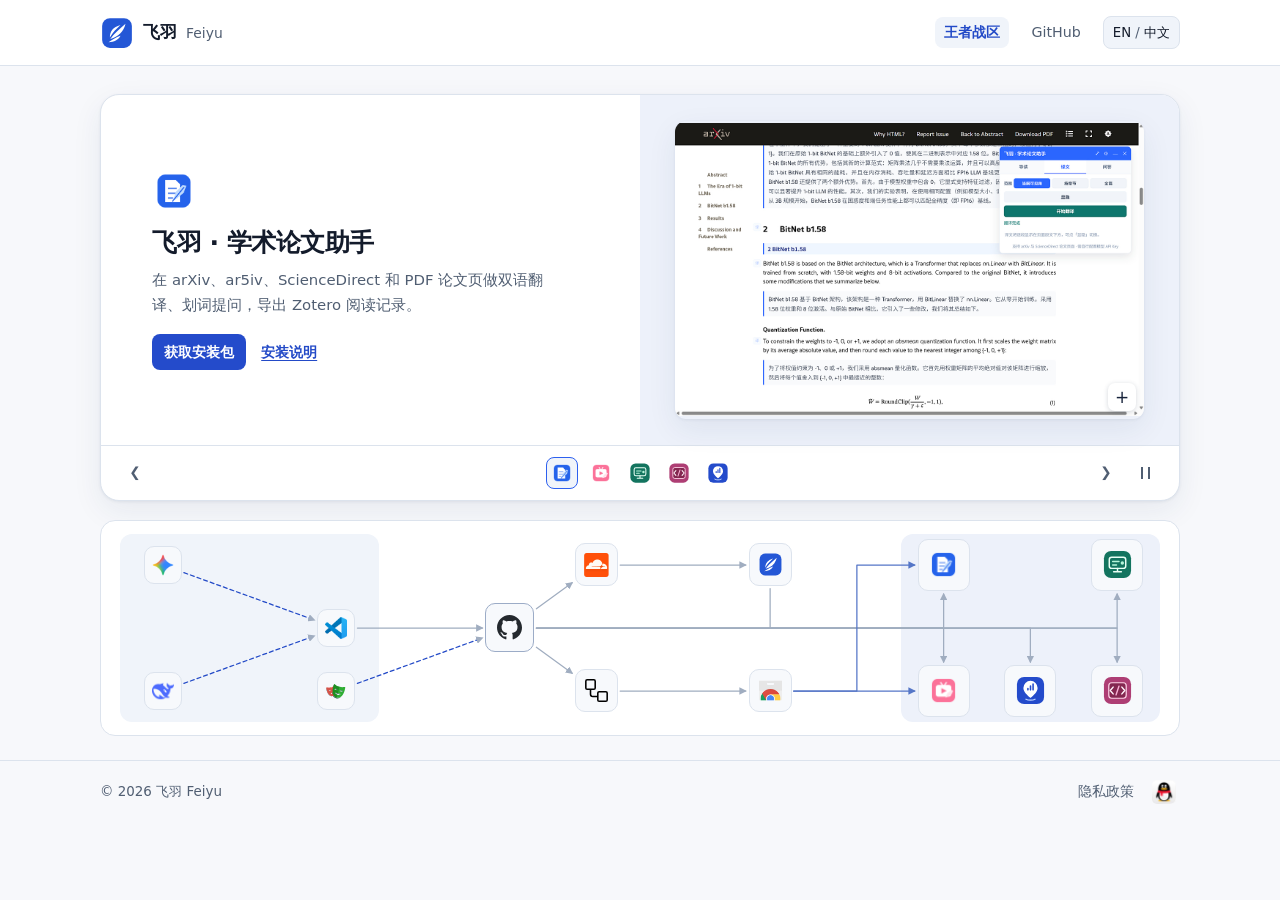
<file: index.html>
<!doctype html>
<html lang="zh-CN">
<head>
  <meta charset="utf-8">
  <meta name="viewport" content="width=device-width, initial-scale=1">
  <meta name="description" content="飞羽为论文阅读、B 站学习和 Windows 桌面提供轻量 AI 工具。">
  <link rel="icon" type="image/svg+xml" href="/favicon.svg">
  <link rel="stylesheet" href="/site.css?v=wzry-regions">
  <script src="/site.js?v=wzry-regions" defer></script>
  <title>飞羽 Feiyu</title>
</head>
<body>
  <header class="site-header">
    <div class="shell header-inner">
      <a class="brand" href="/" aria-label="飞羽 Feiyu">
        <img src="/favicon.svg" width="34" height="34" alt="">
        <span>飞羽 <span class="brand-latin">Feiyu</span></span>
      </a>
      <nav aria-label="主导航" data-en-label="Main navigation">
        <a class="header-wzry" href="/tools/wzry/" data-en="Honor of Kings">王者战区</a>
        <a class="header-github" href="https://github.com/yangfei-c/feiyu-site" target="_blank" rel="noopener">GitHub</a>
        <button class="language" type="button" id="language" aria-label="Switch to English" hidden>EN <span aria-hidden="true">/</span> 中文</button>
      </nav>
    </div>
  </header>

  <main class="shell">
    <h1 class="sr-only" data-en="Feiyu">飞羽</h1>
    <section class="products" id="products" aria-label="飞羽产品" data-en-label="Feiyu products">
      <div class="slide-stage" id="slideStage">
      <article class="slide" id="slide-paper" aria-labelledby="title-paper">
        <div class="product-copy">
          <img class="product-icon" src="/assets/products/paper-icon.png" width="44" height="44" alt="">
          <h2 id="title-paper" data-en="Feiyu Paper Assistant">飞羽 · 学术论文助手</h2>
          <p data-en="Translate and ask questions on arXiv, ar5iv, ScienceDirect, and PDF papers. Export reading records to Zotero.">在 arXiv、ar5iv、ScienceDirect 和 PDF 论文页做双语翻译、划词提问，导出 Zotero 阅读记录。</p>
          <div class="actions">
            <a class="button" href="https://github.com/yangfei-c/feiyu-extensions/releases/tag/v2.3.0" target="_blank" rel="noopener" data-en="Get the installer">获取安装包</a>
            <a class="text-link" href="https://github.com/yangfei-c/feiyu-extensions/tree/main/feiyu-arxiv-copilot#本地手动安装" target="_blank" rel="noopener" data-en="Installation guide">安装说明</a>
          </div>
        </div>
        <div class="slide-media paper-media">
          <a class="preview" href="/assets/products/paper-translation.jpg" data-preview data-caption="双语翻译运行截图" data-en-caption="Bilingual translation in use" aria-label="双语翻译运行截图" data-en-label="Bilingual translation in use">
            <img src="/assets/products/paper-translation.jpg" width="1280" height="800" fetchpriority="high" alt="arXiv 论文里的原文、中文译文和飞羽助手面板" data-en-alt="Original paper text, Chinese translation, and the Feiyu side panel">
            <span class="zoom" aria-hidden="true">+</span>
          </a>
        </div>
      </article>
      <article class="slide" id="slide-video" aria-labelledby="title-video" hidden>
        <div class="product-copy">
          <img class="product-icon" src="/assets/products/bilibili-icon.png" width="44" height="44" alt="">
          <h2 id="title-video" data-en="Feiyu Bilibili Study Assistant">飞羽 · B站学习助手</h2>
          <p data-en="Summarize subtitles, jump by timestamp, and find useful notes in top comments.">用字幕生成视频大纲，点击时间戳跳转，提炼高赞评论里的补充资料。</p>
          <div class="actions">
            <a class="button" href="https://chromewebstore.google.com/detail/jechfdjofhjjkofiekmdhnkjjkcnjgge" target="_blank" rel="noopener" data-en="Add to Chrome">安装 Chrome 扩展</a>
            <a class="text-link" href="https://github.com/yangfei-c/feiyu-extensions/tree/main/feiyu-bilibili-copilot" target="_blank" rel="noopener" data-en="Source code">查看源码</a>
          </div>
        </div>
        <div class="slide-media video-media">
          <a class="preview" href="/assets/products/bilibili-summary.jpg" data-preview data-caption="B 站视频总结运行截图" data-en-caption="Bilibili summary in use" aria-label="B 站视频总结运行截图" data-en-label="Bilibili summary in use">
            <img src="/assets/products/bilibili-summary.jpg" width="1280" height="800" loading="lazy" alt="飞羽在 B 站视频旁展示带时间戳的总结" data-en-alt="A timestamped Feiyu summary beside a Bilibili video">
            <span class="zoom" aria-hidden="true">+</span>
          </a>
        </div>
      </article>
      <article class="slide" id="slide-desktop" aria-labelledby="title-desktop" hidden>
        <div class="product-copy">
          <img class="product-icon" src="/assets/products/desktop-assistant.svg" width="44" height="44" alt="">
          <h2 id="title-desktop" data-en="Feiyu Desktop AI Assistant">飞羽 · 桌面 AI 助手</h2>
          <p data-en="Ask from a floating Windows prompt bar. Paste an image or capture the current window.">在 Windows 置顶悬浮栏里提问。粘贴图片或截取当前窗口，即可围绕画面提问。</p>
          <div class="actions">
            <a class="button" href="https://github.com/yangfei-c/feiyu-desktop#启动和打包" target="_blank" rel="noopener" data-en="Windows setup">Windows 使用说明</a>
            <a class="text-link" href="/assets/products/desktop-current.png" data-preview data-caption="桌面助手设置" data-en-caption="Feiyu Desktop settings" data-en="View settings">查看设置</a>
          </div>
        </div>
        <div class="slide-media desktop-media">
          <a class="preview" href="/assets/products/desktop-current.png" data-preview data-caption="当前桌面助手界面" data-en-caption="Current Windows desktop assistant" aria-label="当前桌面助手界面" data-en-label="Current Windows desktop assistant">
            <img src="/assets/products/desktop-current.png" width="677" height="657" loading="lazy" alt="飞羽桌面助手的薄荷绿悬浮栏与设置页" data-en-alt="Feiyu Desktop with its mint-colored floating bar and settings">
            <span class="zoom" aria-hidden="true">+</span>
          </a>
        </div>
      </article>
      <article class="slide" id="slide-scripts" aria-labelledby="title-scripts" hidden>
        <div class="product-copy">
          <img class="product-icon" src="/assets/products/userscripts.svg" width="44" height="44" alt="">
          <h2 id="title-scripts" data-en="Feiyu · Bilibili Daily XP Assistant">飞羽 · B 站每日经验助手</h2>
          <p data-en="See the status of daily watch, share and coin tasks and track your progress toward the next level.">查看每日观看、分享和投币任务的状态，了解离下一级还有多少经验。</p>
          <div class="actions">
            <a class="button" href="https://github.com/yangfei-c/feiyu-userscripts" target="_blank" rel="noopener" data-en="Project overview">项目说明</a>
            <a class="text-link" href="https://scriptcat.org/zh-CN" target="_blank" rel="noopener" data-en="Open ScriptCat">前往脚本猫</a>
          </div>
        </div>
        <div class="slide-media scripts-media">
          <a class="preview" href="/assets/products/userscripts-preview.png" data-preview data-caption="B 站每日经验助手运行截图" data-en-caption="Bilibili Daily XP Assistant in use" aria-label="放大 B 站每日经验助手运行截图" data-en-label="Enlarge the Bilibili Daily XP Assistant screenshot">
            <img src="/assets/products/userscripts-preview.png" width="1741" height="905" loading="lazy" alt="B 站页面右侧的每日经验与任务状态面板" data-en-alt="Daily XP and task status panel on the right side of a Bilibili page">
            <span class="zoom" aria-hidden="true">+</span>
          </a>
        </div>
      </article>
      <article class="slide" id="slide-wzry" aria-labelledby="title-wzry" hidden>
        <div class="product-copy">
          <img class="product-icon" src="/assets/products/wzry.svg" width="44" height="44" alt="">
          <h2 id="title-wzry" data-en="Feiyu · Honor of Kings Power Lookup">飞羽 · 王者战区</h2>
          <p data-en="Compare regional hero power thresholds and see how many points you need.">查询王者荣耀英雄的省标、市标和区县标门槛，看看自己还差多少战力。</p>
          <div class="actions">
            <a class="button" href="/tools/wzry/" data-en="Open power lookup">在线查询</a>
            <span class="wzry-example-caption" data-en="For phones and computers">手机与电脑均可使用</span>
          </div>
        </div>
        <div class="slide-media wzry-media">
          <div class="wzry-example">
            <h3 data-en="Lady Sun · Android QQ">孙尚香 · 安卓 QQ</h3>
            <p class="wzry-example-caption" data-en="Example thresholds · Nov 18, 2026">战区门槛示例 · 2026 年 11 月 18 日</p>
            <dl>
              <div><dt><small data-en="Province">省标</small><span data-en="Tianjin">天津市</span></dt><dd>9,497</dd></div>
              <div><dt><small data-en="City">市标</small><span data-en="Jiayuguan">嘉峪关市</span></dt><dd>5,800</dd></div>
              <div><dt><small data-en="District">区县标</small><span data-en="Pinggui, Hezhou, Guangxi">广西贺州 · 平桂区</span></dt><dd>2,092</dd></div>
            </dl>
            <p class="wzry-example-delta" data-en="At 2,000 points, you are 92 points short of Pinggui District's threshold.">战力 2,000 分 · 距平桂区参考门槛还差 92 分</p>
          </div>
        </div>
      </article>
      </div>
      <div class="carousel-controls" id="carouselControls" hidden>
        <button class="control arrow" type="button" id="previous" aria-label="上一个产品" data-en-label="Previous product"><span aria-hidden="true">❮</span></button>
        <div class="picker" aria-label="选择产品" data-en-label="Choose a product">
          <button class="control pick" type="button" data-slide="paper" aria-controls="slide-paper" aria-pressed="false" aria-label="飞羽 · 学术论文助手" data-en-label="Feiyu Paper Assistant"><img src="/assets/products/paper-icon.png" width="22" height="22" alt=""></button>
          <button class="control pick" type="button" data-slide="video" aria-controls="slide-video" aria-pressed="false" aria-label="飞羽 · B站学习助手" data-en-label="Feiyu Bilibili Study Assistant"><img src="/assets/products/bilibili-icon.png" width="22" height="22" alt=""></button>
          <button class="control pick" type="button" data-slide="desktop" aria-controls="slide-desktop" aria-pressed="false" aria-label="飞羽 · 桌面 AI 助手" data-en-label="Feiyu Desktop AI Assistant"><img src="/assets/products/desktop-assistant.svg" width="22" height="22" alt=""></button>
          <button class="control pick" type="button" data-slide="scripts" aria-controls="slide-scripts" aria-pressed="false" aria-label="B 站每日经验助手" data-en-label="Bilibili Daily XP Assistant"><img src="/assets/products/userscripts.svg" width="22" height="22" alt=""></button>
          <button class="control pick" type="button" data-slide="wzry" aria-controls="slide-wzry" aria-pressed="false" aria-label="飞羽 · 王者战区" data-en-label="Feiyu · Honor of Kings Power Lookup"><img src="/assets/products/wzry.svg" width="22" height="22" alt=""></button>
        </div>
        <div class="carousel-end">
          <button class="control arrow" type="button" id="next" aria-label="下一个产品" data-en-label="Next product"><span aria-hidden="true">❯</span></button>
          <button class="control rotation" type="button" id="rotation" aria-label="暂停自动切换"><span aria-hidden="true"></span></button>
        </div>
      </div>
      <p class="sr-only" id="carouselStatus" aria-live="polite"></p>
    </section>

    <section class="technology" id="technology" aria-label="飞羽技术栈" data-en-label="Feiyu technology stack" hidden>
      <div class="network" id="network">
        <svg id="connections" xmlns="http://www.w3.org/2000/svg" aria-hidden="true" focusable="false"></svg>
      </div>
    </section>
  </main>

  <footer class="site-footer">
    <div class="shell footer-inner">
      <span>© 2026 飞羽 Feiyu</span>
      <div>
        <a href="/privacy" data-en="Privacy policy">隐私政策</a>
        <button class="control qq" type="button" id="qqContact" aria-label="复制联系 QQ 3260693417" data-en-label="Copy contact QQ number 3260693417" data-tip="QQ 联系 · 3260693417，点击复制" data-en-tip="QQ contact · 3260693417, click to copy">
          <img src="/assets/official/qq.jpg" width="24" height="24" alt="">
        </button>
      </div>
    </div>
  </footer>

  <div class="tooltip" id="tooltip" role="tooltip" hidden></div>
  <dialog id="previewDialog" aria-labelledby="previewCaption">
    <figure class="lightbox">
      <form method="dialog"><button class="close-preview" type="submit" aria-label="关闭截图" data-en-label="Close screenshot">×</button></form>
      <img id="previewImage" src="/assets/products/paper-translation.jpg" loading="lazy" alt="">
      <figcaption id="previewCaption"></figcaption>
    </figure>
  </dialog>
</body>
</html>
</file>
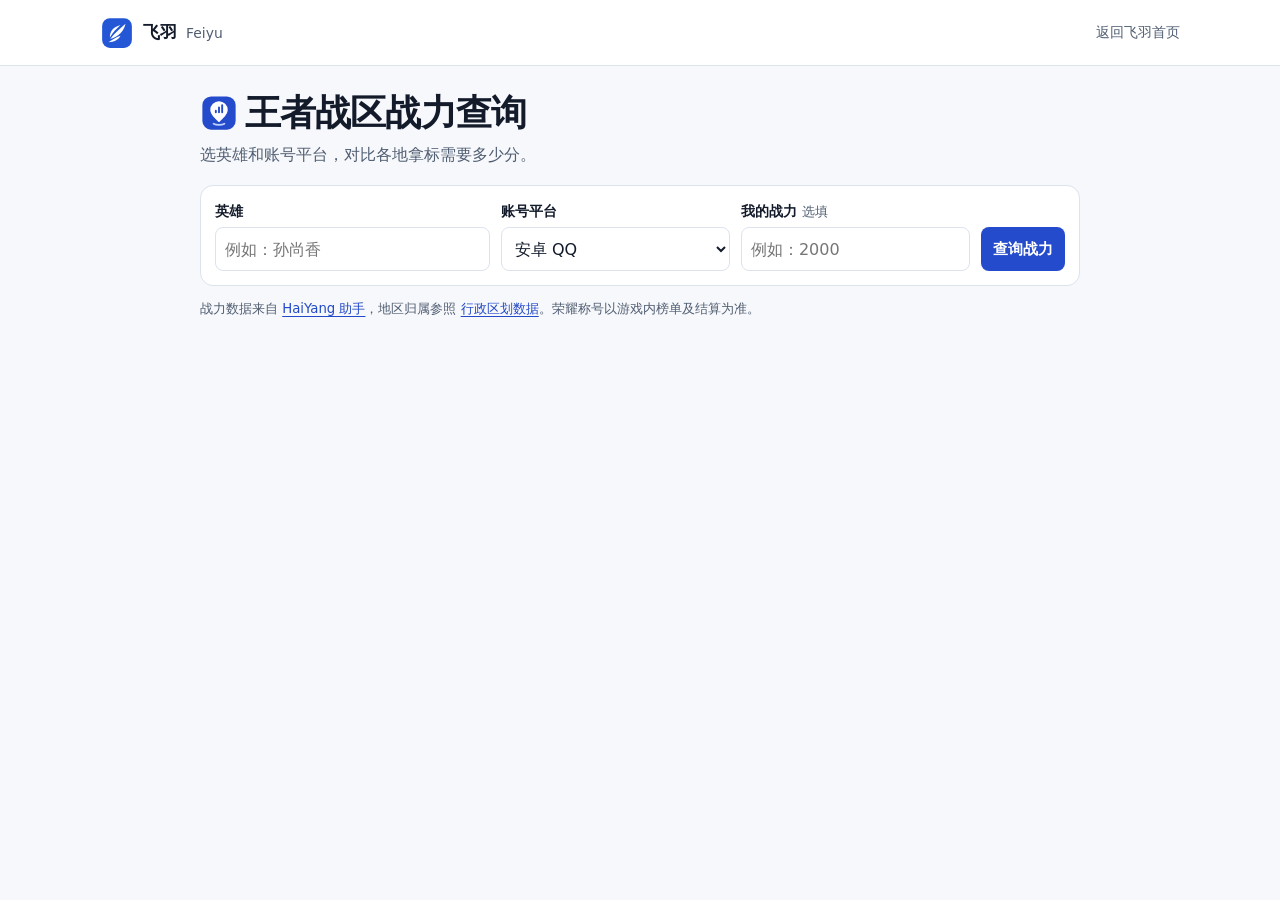
<file: tools/wzry/index.html>
<!doctype html>
<html lang="zh-CN">
<head>
  <meta charset="utf-8">
  <meta name="viewport" content="width=device-width, initial-scale=1">
  <meta name="description" content="查询王者荣耀英雄的省标、市标和区县标门槛，对比自己的战力还差多少分。">
  <link rel="icon" type="image/svg+xml" href="/assets/products/wzry.svg">
  <link rel="stylesheet" href="/site.css">
  <link rel="stylesheet" href="./style.css?v=regions">
  <script src="./app.js?v=regions" defer></script>
  <title>王者战区战力查询 · 飞羽 Feiyu</title>
</head>
<body>
  <header class="site-header">
    <div class="shell header-inner">
      <a class="brand" href="/" aria-label="飞羽 Feiyu">
        <img src="/favicon.svg" width="34" height="34" alt="">
        <span>飞羽 <span class="brand-latin">Feiyu</span></span>
      </a>
      <nav aria-label="站点导航"><a href="/">返回飞羽首页</a></nav>
    </div>
  </header>

  <main class="shell wzry-tool">
    <h1 class="tool-title"><img src="/assets/products/wzry.svg" width="38" height="38" alt="">王者战区战力查询</h1>
    <p class="tool-description">选英雄和账号平台，对比各地拿标需要多少分。</p>

    <form id="power-form" class="power-form">
      <label>
        <span>英雄</span>
        <input name="hero" type="search" list="hero-options" maxlength="32" required autocomplete="off" placeholder="例如：孙尚香">
      </label>
      <datalist id="hero-options"></datalist>
      <label>
        <span>账号平台</span>
        <select name="platform">
          <option value="aqq">安卓 QQ</option>
          <option value="awx">安卓微信</option>
          <option value="iqq">苹果 QQ</option>
          <option value="iwx">苹果微信</option>
        </select>
      </label>
      <label>
        <span>我的战力 <small>选填</small></span>
        <input name="score" type="number" min="0" max="999999" step="1" inputmode="numeric" placeholder="例如：2000">
      </label>
      <button type="submit" class="button" disabled>查询战力</button>
    </form>
    <noscript><p class="tool-status">请启用 JavaScript 后查询战力。</p></noscript>
    <p id="tool-status" class="tool-status" role="status"></p>

    <section id="power-results" aria-labelledby="result-title" hidden>
      <div class="result-header">
        <h2 id="result-title"></h2>
        <p id="result-date"></p>
      </div>
      <div class="level-options" role="group" aria-label="选择战区层级">
        <button type="button" data-level="province" aria-pressed="false">
          <span>最低省标</span><strong></strong><small></small><small class="region-parent"></small>
        </button>
        <button type="button" data-level="city" aria-pressed="false">
          <span>最低市标</span><strong></strong><small></small><small class="region-parent"></small>
        </button>
        <button type="button" data-level="county" aria-pressed="false">
          <span>最低区县标</span><strong></strong><small></small><small class="region-parent"></small>
        </button>
      </div>
      <div class="rank-panel">
        <h3 id="rank-title"></h3>
        <table aria-labelledby="rank-title">
          <thead>
            <tr><th scope="col">序号</th><th scope="col">战区</th><th scope="col">门槛</th><th id="delta-heading" scope="col">距门槛</th></tr>
          </thead>
          <tbody id="rank-rows"></tbody>
        </table>
      </div>
    </section>

    <p class="tool-source">战力数据来自 <a href="https://wz.hay7.cn/guide/" target="_blank" rel="noopener">HaiYang 助手</a>，地区归属参照 <a href="https://github.com/xiangyuecn/AreaCity-JsSpider-StatsGov" target="_blank" rel="noopener">行政区划数据</a>。荣耀称号以游戏内榜单及结算为准。</p>
  </main>
</body>
</html>
</file>
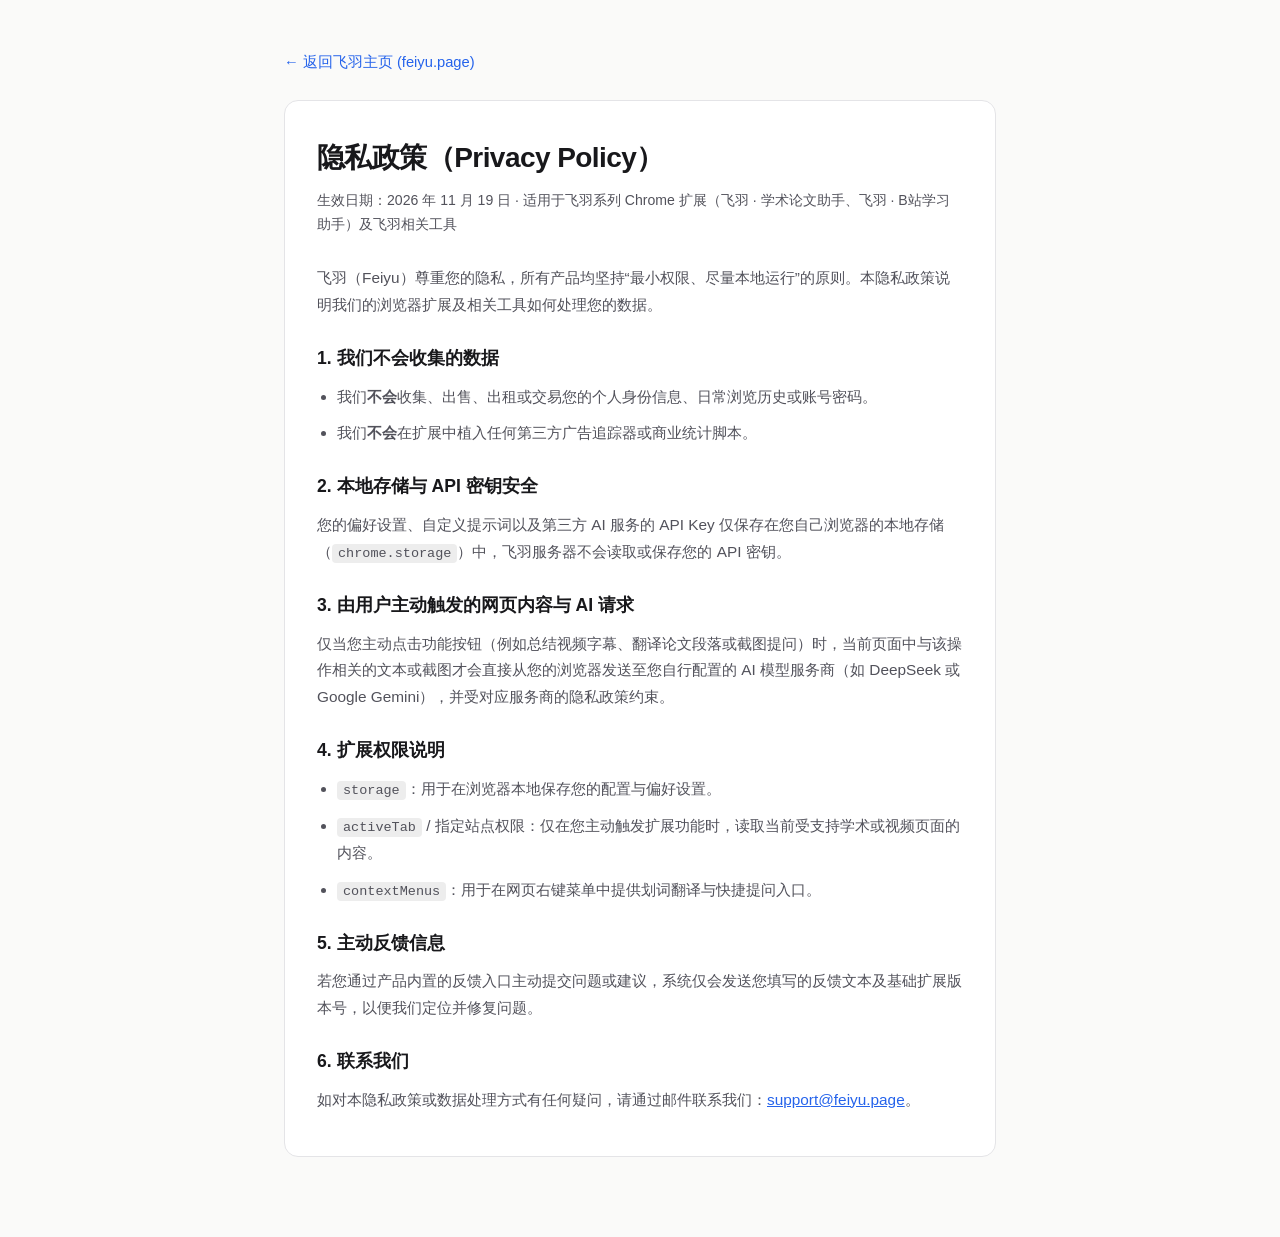
<file: privacy.html>
<!DOCTYPE html>
<html lang="zh-CN">
<head>
  <meta charset="UTF-8" />
  <meta name="viewport" content="width=device-width, initial-scale=1.0" />
  <link rel="icon" type="image/svg+xml" href="/favicon.svg" />
  <title>隐私政策 — 飞羽 Feiyu (feiyu.page)</title>
  <style>
    :root {
      --bg: #fafaf9;
      --surface: #ffffff;
      --text: #18181b;
      --muted: #52525b;
      --border: #e4e4e7;
      --accent: #2563eb;
    }
    @media (prefers-color-scheme: dark) {
      :root {
        --bg: #09090b;
        --surface: #18181b;
        --text: #f4f4f5;
        --muted: #a1a1aa;
        --border: #27272a;
        --accent: #60a5fa;
      }
    }
    * { box-sizing: border-box; margin: 0; padding: 0; }
    body {
      font-family: -apple-system, BlinkMacSystemFont, "Segoe UI", "PingFang SC", "Microsoft YaHei", sans-serif;
      background: var(--bg);
      color: var(--text);
      line-height: 1.75;
    }
    .container {
      max-width: 760px;
      margin: 0 auto;
      padding: 48px 24px 80px;
    }
    .back {
      display: inline-block;
      margin-bottom: 24px;
      color: var(--accent);
      text-decoration: none;
      font-size: 0.92rem;
    }
    .back:hover { text-decoration: underline; }
    article {
      background: var(--surface);
      border: 1px solid var(--border);
      border-radius: 14px;
      padding: 32px;
    }
    h1 { font-size: 1.75rem; margin-bottom: 6px; letter-spacing: -0.02em; }
    .updated { color: var(--muted); font-size: 0.88rem; margin-bottom: 28px; }
    h2 { font-size: 1.1rem; margin: 24px 0 10px; }
    p, li { color: var(--muted); font-size: 0.96rem; margin-bottom: 10px; }
    ul { padding-left: 20px; margin-bottom: 12px; }
    a { color: var(--accent); }
    code {
      background: rgba(127, 127, 127, 0.14);
      padding: 2px 6px;
      border-radius: 4px;
      font-size: 0.88em;
    }
  </style>
</head>
<body>
  <div class="container">
    <a class="back" href="/">← 返回飞羽主页 (feiyu.page)</a>
    <article>
      <h1>隐私政策（Privacy Policy）</h1>
      <p class="updated">生效日期：2026 年 11 月 19 日 · 适用于飞羽系列 Chrome 扩展（飞羽 · 学术论文助手、飞羽 · B站学习助手）及飞羽相关工具</p>

      <p>飞羽（Feiyu）尊重您的隐私，所有产品均坚持“最小权限、尽量本地运行”的原则。本隐私政策说明我们的浏览器扩展及相关工具如何处理您的数据。</p>

      <h2>1. 我们不会收集的数据</h2>
      <ul>
        <li>我们<strong>不会</strong>收集、出售、出租或交易您的个人身份信息、日常浏览历史或账号密码。</li>
        <li>我们<strong>不会</strong>在扩展中植入任何第三方广告追踪器或商业统计脚本。</li>
      </ul>

      <h2>2. 本地存储与 API 密钥安全</h2>
      <p>您的偏好设置、自定义提示词以及第三方 AI 服务的 API Key 仅保存在您自己浏览器的本地存储（<code>chrome.storage</code>）中，飞羽服务器不会读取或保存您的 API 密钥。</p>

      <h2>3. 由用户主动触发的网页内容与 AI 请求</h2>
      <p>仅当您主动点击功能按钮（例如总结视频字幕、翻译论文段落或截图提问）时，当前页面中与该操作相关的文本或截图才会直接从您的浏览器发送至您自行配置的 AI 模型服务商（如 DeepSeek 或 Google Gemini），并受对应服务商的隐私政策约束。</p>

      <h2>4. 扩展权限说明</h2>
      <ul>
        <li><code>storage</code>：用于在浏览器本地保存您的配置与偏好设置。</li>
        <li><code>activeTab</code> / 指定站点权限：仅在您主动触发扩展功能时，读取当前受支持学术或视频页面的内容。</li>
        <li><code>contextMenus</code>：用于在网页右键菜单中提供划词翻译与快捷提问入口。</li>
      </ul>

      <h2>5. 主动反馈信息</h2>
      <p>若您通过产品内置的反馈入口主动提交问题或建议，系统仅会发送您填写的反馈文本及基础扩展版本号，以便我们定位并修复问题。</p>

      <h2>6. 联系我们</h2>
      <p>如对本隐私政策或数据处理方式有任何疑问，请通过邮件联系我们：<a href="mailto:support@feiyu.page">support@feiyu.page</a>。</p>
    </article>
  </div>
</body>
</html>
</file>
<file: site.css>
:root {
  color-scheme: light;
  --page: #f7f8fb;
  --surface: #fff;
  --ink: #131b2b;
  --muted: #505e72;
  --line: #dce3ed;
  --soft: #f0f4fa;
  --blue: #234ac7;
  --button: #244bcb;
  --focus: #2d60ef;
  --paper: #edf1fa;
  --video: #f5e9ef;
  --desktop: #e8eff9;
  --scripts: #edf4fa;
  --track: #a0adc0;
  --store-track: #5576c7;
  --shadow: 0 10px 30px #18345b13, 0 1px 3px #18345b12;
}
@media (prefers-color-scheme: dark) {
  :root {
    color-scheme: dark;
    --page: #11151d;
    --surface: #191f2a;
    --ink: #f0f4fa;
    --muted: #b5c2d5;
    --line: #343e50;
    --soft: #222d3f;
    --blue: #a8bdff;
    --button: #385ccf;
    --focus: #9bb4ff;
    --paper: #252f47;
    --video: #3a2b3d;
    --desktop: #25344d;
    --scripts: #29374b;
    --track: #74849c;
    --store-track: #8aa9f2;
    --shadow: 0 14px 36px #080a1460, 0 1px 3px #0004;
  }
}
* { box-sizing: border-box; }
[hidden] { display: none !important; }
body {
  margin: 0;
  background: var(--page);
  color: var(--ink);
  font: 1rem/1.65 system-ui, "PingFang SC", "Microsoft YaHei", sans-serif;
  -webkit-font-smoothing: antialiased;
}
h1, h2, p, figure { margin: 0; }
h2 { line-height: 1.3; }
p { color: var(--muted); }
button { font: inherit; cursor: pointer; }
a:focus-visible, button:focus-visible {
  outline: 3px solid var(--focus);
  outline-offset: 3px;
}
.sr-only {
  position: absolute;
  width: 1px;
  height: 1px;
  padding: 0;
  margin: -1px;
  clip-path: inset(50%);
  overflow: hidden;
  white-space: nowrap;
  border: 0;
}
.shell { width: min(100% - 56px, 1080px); margin-inline: auto; }

.site-header { border-bottom: 1px solid var(--line); background: var(--surface); }
.header-inner, .footer-inner { display: flex; justify-content: space-between; align-items: center; gap: 15px; }
.header-inner { min-height: 65px; }
.brand {
  display: inline-flex;
  gap: 9px;
  align-items: center;
  color: var(--ink);
  text-decoration: none;
  font-size: 1.08rem;
  font-weight: 700;
  white-space: nowrap;
}
.brand img { display: block; }
.brand-latin { color: var(--muted); font-size: .87rem; font-weight: 500; margin-inline-start: 3px; }
nav, .footer-inner > div { display: flex; align-items: center; gap: 22px; }
nav a, .footer-inner a { color: var(--muted); font-size: .89rem; text-decoration: none; }
nav a:hover, .footer-inner a:hover { text-decoration: underline; text-underline-offset: 3px; }
nav .header-wzry { padding: 4px 9px; border-radius: 8px; background: var(--soft); color: var(--blue); font-weight: 650; }
.language {
  background: var(--soft);
  color: var(--ink);
  border: 1px solid var(--line);
  border-radius: 8px;
  padding: 5px 9px;
  font-size: .83rem;
  white-space: nowrap;
}
.language span { color: var(--muted); }

.products {
  margin-top: 28px;
  border: 1px solid var(--line);
  border-radius: 19px;
  background: var(--surface);
  box-shadow: var(--shadow);
}
.slide-stage { display: grid; grid-template-columns: minmax(0, 1fr); touch-action: pan-y; }
.slide {
  grid-area: 1 / 1;
  display: grid;
  grid-template-columns: repeat(2, minmax(0, 1fr));
  min-height: 320px;
}
.slide[hidden] { display: grid !important; visibility: hidden; }
.product-copy {
  align-self: center;
  max-width: 520px;
  width: 100%;
  padding: 28px clamp(24px, 4vw, 55px);
}
.product-icon { display: block; border-radius: 10px; object-fit: contain; margin-bottom: 14px; }
.product-copy h2 { font-size: clamp(1.21rem, 2.1vw, 1.58rem); letter-spacing: -.02em; font-weight: 730; }
.product-copy p { margin-top: 8px; max-width: 42ch; font-size: .93rem; }
.actions { display: flex; flex-wrap: wrap; align-items: center; gap: 10px 15px; margin-top: 17px; }
.button {
  min-height: 36px;
  display: inline-flex;
  align-items: center;
  justify-content: center;
  padding: 5px 12px;
  border-radius: 8px;
  color: white;
  background: var(--button);
  font-size: .86rem;
  font-weight: 650;
  text-decoration: none;
}
.button:hover { filter: brightness(1.13); }
.text-link { color: var(--blue); font-size: .85rem; font-weight: 650; text-underline-offset: 3px; }
.slide-media {
  min-width: 0;
  display: grid;
  place-items: center;
  padding: 21px clamp(12px, 3vw, 35px);
  border-start-end-radius: 18px;
}
.paper-media { background: var(--paper); }
.video-media { background: var(--video); }
.desktop-media { background: var(--desktop); }
.scripts-media { background: var(--scripts); }
.wzry-media { background: var(--desktop); }
.wzry-example { width: min(100%, 480px); padding: 15px 17px; border: 1px solid var(--line); border-radius: 11px; background: var(--surface); box-shadow: var(--shadow); }
.wzry-example h3 { margin: 0; line-height: 1.35; font-size: 1rem; }
.wzry-example-caption { color: var(--muted); font-size: .82rem; }
.wzry-example dl { margin: 8px 0; font-size: .89rem; }
.wzry-example dl div { display: flex; align-items: baseline; justify-content: space-between; gap: 8px; padding-block: 5px; border-top: 1px solid var(--line); }
.wzry-example dt { display: flex; align-items: baseline; gap: 8px; }
.wzry-example dt small { min-width: 3em; color: var(--muted); font-size: .76rem; }
.wzry-example dd { margin: 0; font-weight: 650; font-variant-numeric: tabular-nums; }
.wzry-example-delta { padding: 5px 8px; border-radius: 6px; background: var(--soft); color: var(--blue); font-size: .81rem; }
.preview {
  display: grid;
  place-items: center;
  width: min(100%, 480px);
  aspect-ratio: 11 / 7;
  position: relative;
  border-radius: 11px;
  overflow: hidden;
  color: var(--blue);
}
.preview > img { position: absolute; inset: 0; display: block; width: 100%; height: 100%; object-fit: contain; }
.paper-media .preview, .video-media .preview, .scripts-media .preview { box-shadow: var(--shadow); }
.desktop-media .preview { width: min(100%, 317px); aspect-ratio: 677 / 657; }
.desktop-media .preview img { filter: drop-shadow(0 7px 9px #14284630); }
.scripts-media .preview { aspect-ratio: 1.66; }
.scripts-media .preview img { inset: 0 0 auto auto; width: 146%; height: auto; }
.zoom {
  display: grid;
  place-items: center;
  position: absolute;
  right: 8px;
  bottom: 8px;
  width: 28px;
  height: 28px;
  border-radius: 7px;
  color: #17233b;
  background: #fff;
  box-shadow: 0 1px 5px #18284630;
  text-decoration: none;
  font-size: 1.06rem;
  line-height: 1;
}
.preview:hover .zoom { background: #eaf0ff; }
.carousel-controls {
  display: grid;
  grid-template-columns: 1fr auto 1fr;
  align-items: center;
  min-height: 55px;
  padding-inline: 18px;
  border-top: 1px solid var(--line);
}
.carousel-controls > .arrow { justify-self: start; }
.carousel-end, .picker { display: flex; align-items: center; gap: 7px; }
.carousel-end { justify-self: end; }
.control {
  display: grid;
  place-items: center;
  width: 32px;
  height: 32px;
  padding: 0;
  border: 1px solid transparent;
  border-radius: 8px;
  background: transparent;
  color: var(--muted);
}
.control:hover, .control[aria-pressed="true"] { background: var(--soft); border-color: var(--line); color: var(--ink); }
.pick img { display: block; object-fit: contain; }
.pick[aria-pressed="true"] { border-color: var(--focus); }
.arrow { font-size: .85rem; }
.rotation span {
  width: 9px;
  height: 12px;
  border-left: 2px solid currentColor;
  border-right: 2px solid currentColor;
}
.rotation[aria-pressed="true"] span {
  width: 0;
  height: 0;
  border: solid transparent;
  border-width: 5px 0 5px 8px;
  border-left-color: currentColor;
}

.technology { margin-top: 19px; }
.network {
  position: relative;
  display: grid;
  grid-template-columns: repeat(12, minmax(0, 1fr));
  grid-auto-rows: 62px;
  align-items: center;
  justify-items: center;
  gap: 1px;
  padding: 13px 19px;
  border: 1px solid var(--line);
  border-radius: 15px;
  background: var(--surface);
}
.network::before, .network::after {
  content: "";
  align-self: stretch;
  justify-self: stretch;
  border-radius: 12px;
  pointer-events: none;
}
.network::before {
  grid-area: 1 / 1 / 4 / 4;
  background: var(--soft);
}
.network::after {
  grid-area: 1 / 10 / 4 / 13;
  background: var(--paper);
}
#connections { position: absolute; inset: 0; z-index: 1; width: 100%; height: 100%; pointer-events: none; overflow: visible; }
#connections polyline { fill: none; stroke: var(--track); stroke-width: 1.25; stroke-linecap: round; stroke-linejoin: round; }
#connections polyline.development { stroke-dasharray: 4 3; stroke: var(--blue); }
#connections polyline.store { stroke: var(--store-track); }
#connections marker path { fill: var(--track); }
#connections #networkStoreArrow path { fill: var(--store-track); }
.tech-node {
  grid-column: var(--col);
  grid-row: var(--row);
  position: relative;
  z-index: 2;
  display: grid;
  place-items: center;
  width: 43px;
  height: 43px;
  padding: 0;
  border: 1px solid #dce3ed;
  border-radius: 10px;
  background: #f7f9fc;
}
.tech-node:hover, .tech-node:focus-visible { border-color: #6180d1; background: #edf2ff; }
.tech-node img { display: block; width: 25px; height: 25px; object-fit: contain; }
.tech-node[data-zone="development"] { width: 38px; height: 38px; }
.tech-node[data-zone="development"] img { width: 22px; height: 22px; }
.tech-node[data-tech="github"] { width: 49px; height: 49px; border-color: #9cacc7; }
.tech-node[data-zone="product"] { width: 52px; height: 52px; }
.tech-node[data-zone="product"] img { width: 31px; height: 31px; }
.tooltip {
  position: fixed;
  z-index: 5;
  max-width: min(244px, calc(100vw - 14px));
  padding: 7px 10px;
  border: 1px solid var(--line);
  border-radius: 8px;
  background: var(--surface);
  color: var(--ink);
  box-shadow: var(--shadow);
  font-size: .82rem;
  line-height: 1.48;
  pointer-events: none;
}
.tooltip strong { display: block; font-size: .84rem; }
.tooltip span { display: block; color: var(--muted); }

.site-footer { margin-top: 24px; border-top: 1px solid var(--line); }
.footer-inner { padding-block: 15px 22px; color: var(--muted); font-size: .84rem; }
.footer-inner > div { gap: 14px; }
.qq img { object-fit: contain; border-radius: 5px; }

dialog {
  max-width: min(94vw, 1350px);
  max-height: 93svh;
  padding: 0;
  border: 1px solid var(--line);
  border-radius: 15px;
  background: var(--surface);
  color: var(--ink);
  box-shadow: 0 18px 80px #0005;
}
dialog::backdrop { background: #0b132abd; }
.lightbox { padding: 14px; position: relative; }
.lightbox form { position: absolute; top: 22px; right: 22px; }
.close-preview {
  color: #17233b;
  background: white;
  height: 35px;
  width: 35px;
  border: 1px solid #c9d3e4;
  border-radius: 9px;
  box-shadow: 0 1px 6px #0003;
  font-size: 1.45rem;
  line-height: .9;
}
.lightbox > img {
  display: block;
  max-width: 100%;
  max-height: 78svh;
  width: auto;
  height: auto;
  object-fit: contain;
  margin-inline: auto;
}
.lightbox figcaption { margin: 8px 4px 0; color: var(--muted); font-size: .88rem; }

@media (max-width: 760px) {
  .shell { width: calc(100% - 36px); }
  nav { gap: 15px; }
  .network { grid-template-columns: repeat(6, minmax(0, 1fr)); }
  .network::before { grid-area: 1 / 1 / 3 / 4; }
  .network::after { grid-area: 5 / 1 / 7 / 7; }
  .tech-node { grid-column: var(--narrow-col); grid-row: var(--narrow-row); }
}
@media (max-width: 550px) {
  .shell { width: calc(100% - 26px); }
  .header-inner { min-height: 56px; gap: 8px; }
  nav { gap: 11px; }
  nav a, .language { font-size: .81rem; }
  .brand-latin, .header-github { display: none; }
  .products { margin-top: 15px; }
  .slide { grid-template-columns: 1fr; min-height: 0; }
  .product-copy { padding: 18px 19px; }
  .product-icon { width: 35px; height: 35px; margin-bottom: 9px; }
  .actions { margin-top: 12px; }
  .slide-media { min-height: 165px; padding: 10px 12px; border-radius: 0; }
  .preview { max-height: 222px; }
  .carousel-controls { min-height: 47px; padding-inline: 9px; }
  .carousel-end, .picker { gap: 4px; }
  .control { width: 29px; height: 29px; }
  .network { padding: 10px 8px; grid-auto-rows: 47px; }
  .tech-node { width: 36px; height: 36px; }
  .tech-node img { width: 22px; height: 22px; }
  .tech-node[data-zone="development"] { width: 34px; height: 34px; }
  .tech-node[data-zone="development"] img { width: 20px; height: 20px; }
  .tech-node[data-tech="github"] { width: 40px; height: 40px; }
  .tech-node[data-zone="product"] { width: 42px; height: 42px; }
  .tech-node[data-zone="product"] img { width: 25px; height: 25px; }
  .footer-inner { gap: 8px; }
}
@media (max-width: 350px) {
  .header-inner { flex-wrap: wrap; padding-block: 7px; }
  nav { flex-wrap: wrap; gap: 8px; }
}
</file>
<file: tools/wzry/style.css>
.wzry-tool {
  --gap-color: #904013;
  max-width: 880px;
  padding-block: 25px;
}
@media (prefers-color-scheme: dark) {
  .wzry-tool { --gap-color: #ffd2aa; }
}
.wzry-tool h1 { font-size: clamp(1.62rem, 4vw, 2.25rem); line-height: 1.24; letter-spacing: -.025em; }
.tool-title { display: flex; align-items: center; gap: 7px; }
.tool-title img { flex: 0 0 auto; }
.tool-description { margin-top: 6px; }
.power-form {
  display: grid;
  grid-template-columns: minmax(0, 1.2fr) minmax(0, 1fr) minmax(0, 1fr) auto;
  align-items: end;
  gap: 11px;
  margin-top: 17px;
  padding: 14px;
  background: var(--surface);
  border: 1px solid var(--line);
  border-radius: 13px;
}
.power-form label { display: grid; gap: 4px; min-width: 0; font-size: .875rem; font-weight: 650; }
.power-form small { color: var(--muted); font-weight: 450; font-size: .8rem; }
.power-form input, .power-form select {
  width: 100%;
  min-width: 0;
  height: 44px;
  padding: 7px 9px;
  border: 1px solid var(--line);
  border-radius: 8px;
  background: var(--surface);
  color: var(--ink);
  font: 1rem/1.35 system-ui, "PingFang SC", "Microsoft YaHei", sans-serif;
}
.power-form :is(input, select):focus-visible { outline: 2px solid var(--focus); outline-offset: 2px; }
.power-form .button { min-height: 44px; border: 0; font-size: .94rem; }
.power-form .button:disabled { opacity: .65; cursor: default; filter: none; }
.tool-status { margin-top: 12px; font-size: .9rem; }
.tool-status:empty { margin: 0; }
.tool-status[data-error] { color: var(--gap-color); }
#power-results { margin-top: 18px; }
.result-header { display: flex; align-items: baseline; justify-content: space-between; flex-wrap: wrap; gap: 4px 12px; margin-bottom: 9px; }
.result-header h2 { font-size: 1.12rem; }
.result-header p { font-size: .84rem; }
.level-options { display: grid; grid-template-columns: repeat(3, minmax(0, 1fr)); gap: 8px; }
.level-options button {
  display: grid;
  align-content: start;
  gap: 1px;
  min-width: 0;
  padding: 9px 11px;
  text-align: start;
  overflow-wrap: anywhere;
  border: 1px solid var(--line);
  border-radius: 10px;
  background: var(--surface);
  color: var(--ink);
}
.level-options button[aria-pressed="true"] { border-color: var(--focus); background: var(--soft); }
.level-options button:disabled { cursor: default; }
.level-options span, .level-options small { font-size: .82rem; }
.level-options span { color: var(--muted); }
.region-parent {
  display: block;
  color: var(--muted);
  font-size: .78rem;
  font-weight: 450;
  line-height: 1.36;
  overflow-wrap: anywhere;
}
.region-parent:empty { display: none; }
.rank-panel .region-parent { margin-top: 3px; }
.level-options strong { font-size: 1.37rem; line-height: 1.25; color: var(--blue); font-variant-numeric: tabular-nums; }
.level-options button:disabled strong { color: var(--muted); }
.rank-panel { margin-top: 12px; border: 1px solid var(--line); border-radius: 12px; background: var(--surface); overflow: hidden; }
.rank-panel h3 { font-size: 1rem; margin: 0; padding: 9px 12px; }
.rank-panel table { width: 100%; border-collapse: collapse; font-size: .9rem; line-height: 1.35; font-variant-numeric: tabular-nums; }
.rank-panel :is(th, td) { padding: 8px 6px; border-top: 1px solid var(--line); text-align: start; }
.rank-panel :is(th, td):first-child { padding-left: 12px; width: 3.2em; }
.rank-panel :is(th, td):last-child { padding-right: 12px; }
.rank-panel :is(th, td):nth-child(2) { overflow-wrap: anywhere; }
.rank-panel :is(th, td):nth-child(n+3) { text-align: end; white-space: nowrap; width: 7em; }
.rank-panel th { font-size: .8rem; font-weight: 600; color: var(--muted); }
.rank-panel :is(thead, tbody tr:first-child) { background: var(--soft); }
.rank-panel tbody tr:first-child { font-weight: 650; }
.rank-panel .shortfall { color: var(--gap-color); }
.tool-source { margin-top: 12px; font-size: .83rem; }
.tool-source a { color: var(--blue); text-underline-offset: 3px; }
@media (max-width: 625px) {
  .wzry-tool { padding-block: 19px; }
  .power-form { grid-template-columns: repeat(2, minmax(0, 1fr)); gap: 8px; padding: 10px; }
  .level-options { gap: 6px; }
  .level-options button { padding: 8px; }
  .rank-panel :is(th, td):nth-child(n+3) { width: auto; }
}
</file>
